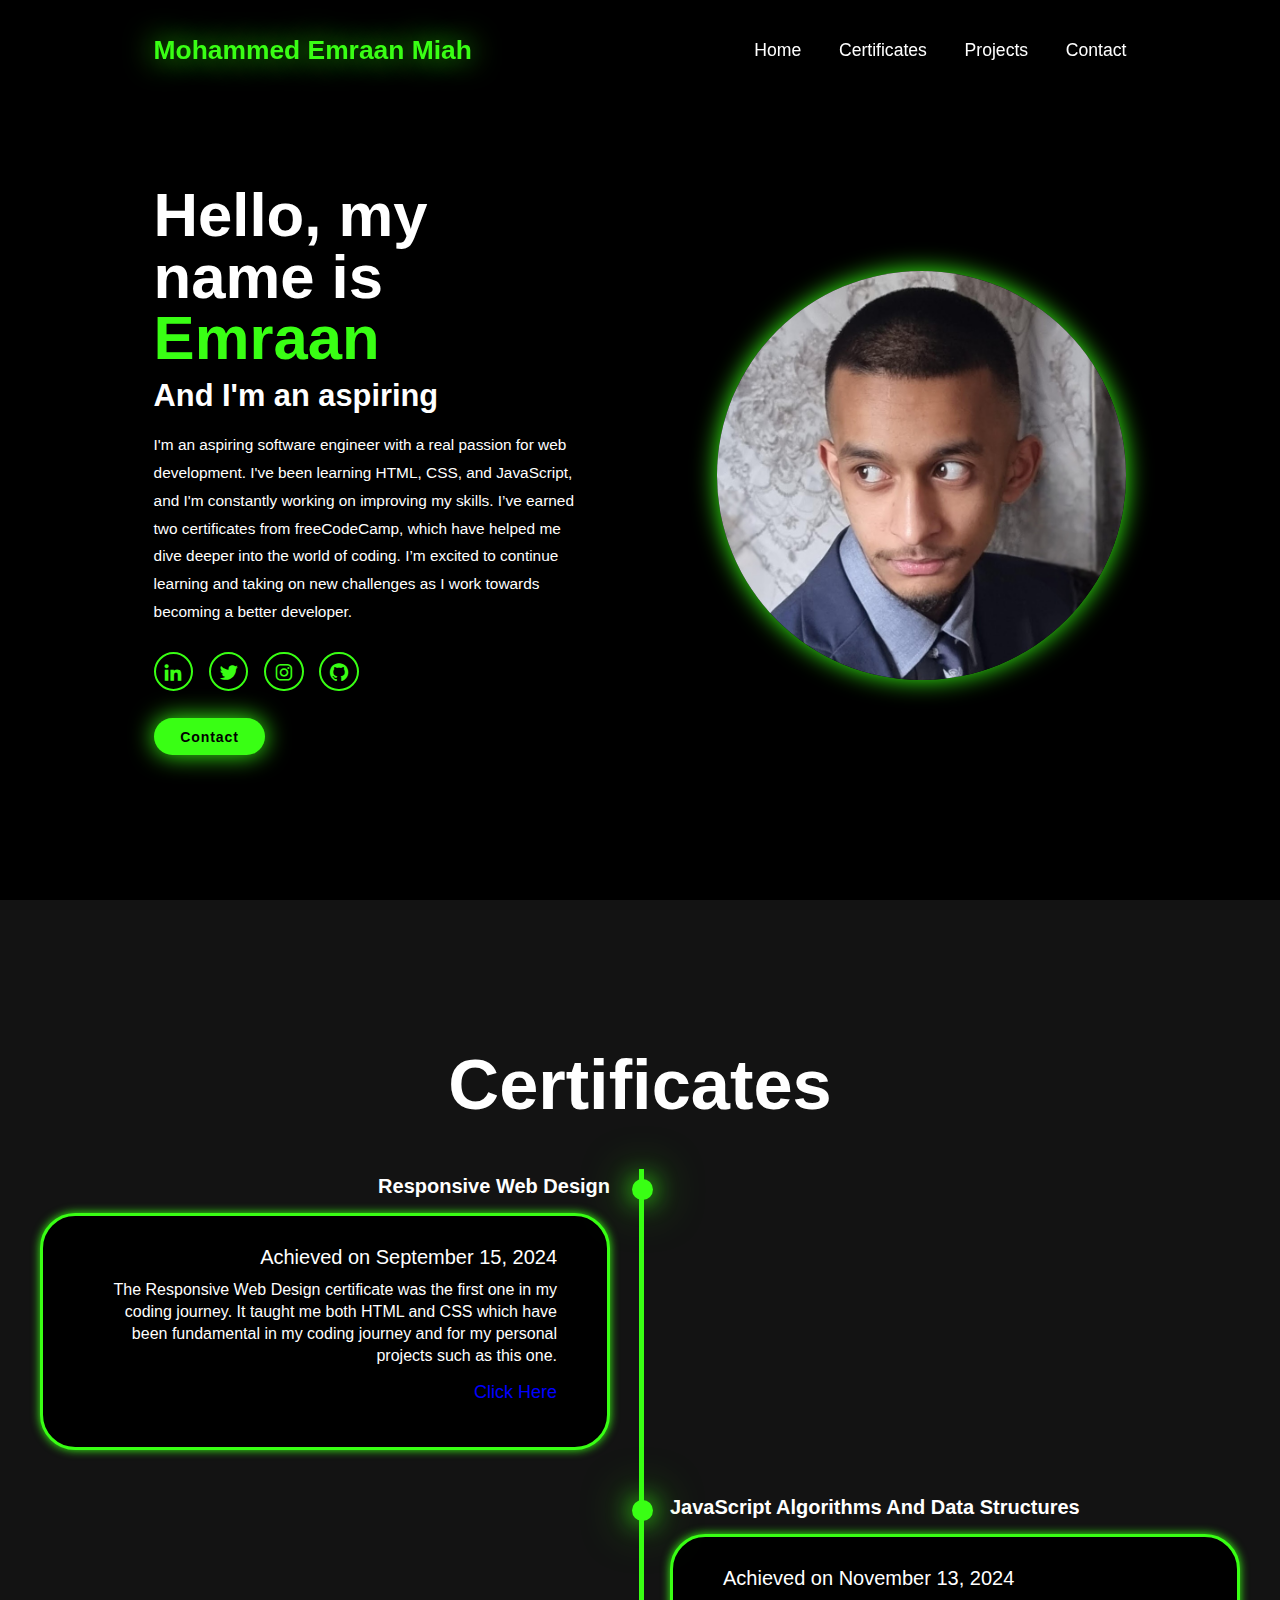
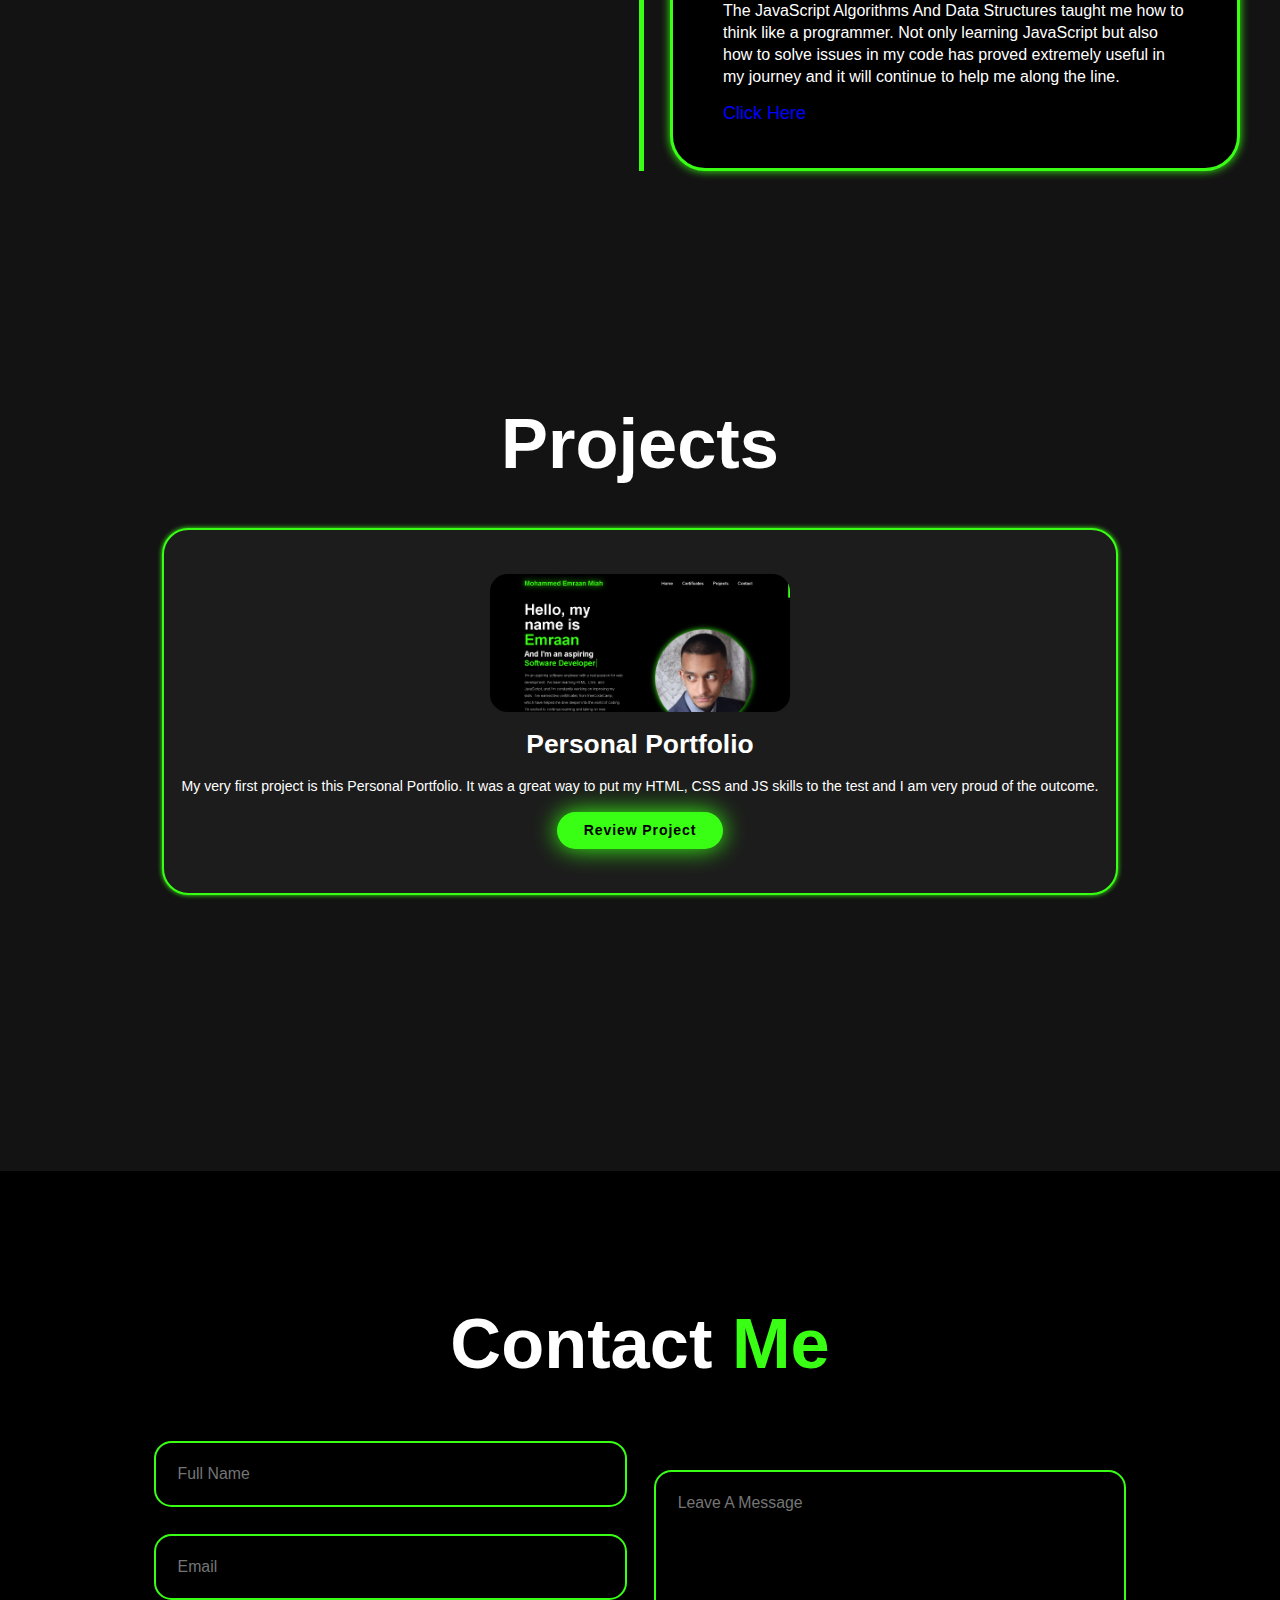
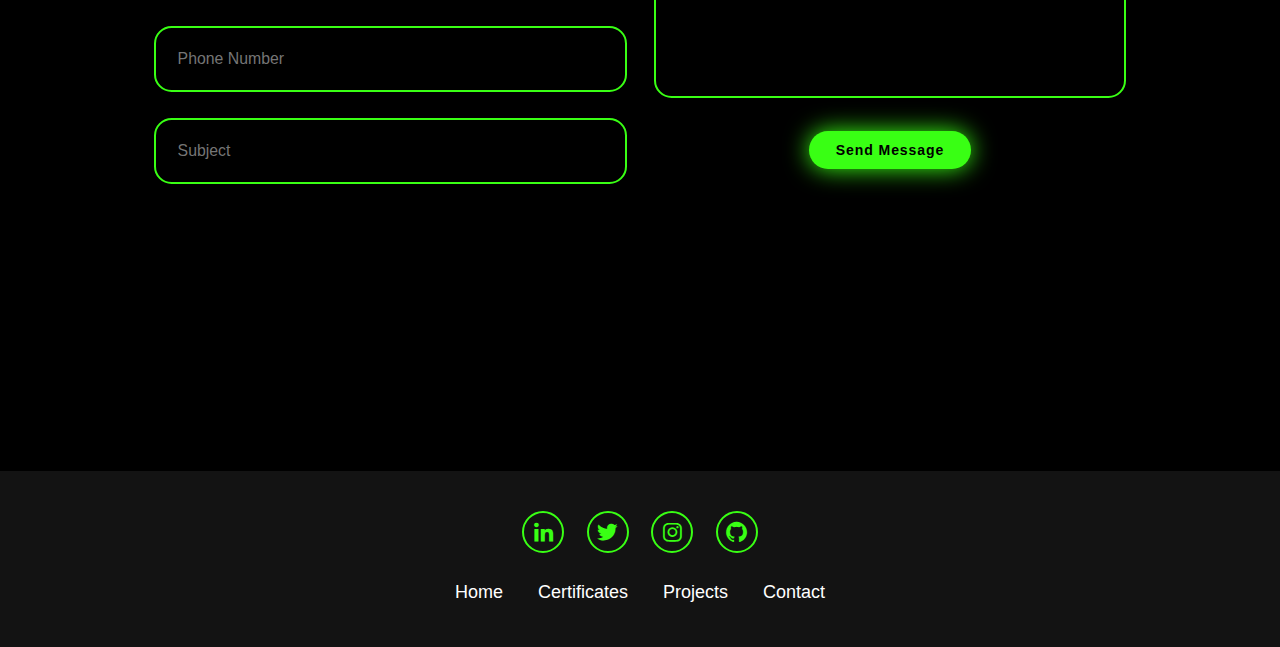
<file: index.html>
<!DOCTYPE html>
<html lang="en">
<head>
    <meta charset="UTF-8">
    <meta name="viewport" content="width=device-width, initial-scale=1.0">
    <title>Emraan Portfolio</title>
    <link rel="stylesheet" href="styles.css">
    <link href='https://unpkg.com/boxicons@2.1.4/css/boxicons.min.css' rel='stylesheet'>
</head>
<body>
    <header class="header">
        <a href="#home" class="logo"><span>Mohammed Emraan Miah</span></a>

        <i class="bx bx-menu" id="menu"></i>

        <nav class="navbar">
            <a href="#home" class="active">Home</a>
            <a href="#certificates">Certificates</a>
            <a href="#projects">Projects</a>
            <a href="#contact">Contact</a>
        </nav>
    </header>

    <section class="home" id="home">
        <div class="home-content">
            <h1>Hello, my name is <span>Emraan</span></h1>
            <h3 class="text-animation">And I'm an aspiring <br><span></span></h3>
            <p>I'm an aspiring software engineer with a real passion for web development. I've been learning HTML, CSS, and JavaScript, and I'm constantly working on improving my skills. I’ve earned two certificates from freeCodeCamp, which have helped me dive deeper into the world of coding. I’m excited to continue learning and taking on new challenges as I work towards becoming a better developer.</p>
            <div class="social-icons">
                <a href="https://www.linkedin.com/in/emraan-miah-a29474326/" target="_blank"><i class='bx bxl-linkedin'></i></a>
                <a href="https://x.com/EmraanMiah" target="_blank"><i class='bx bxl-twitter'></i></a>
                <a href="https://www.instagram.com/emraanmiah/" target="_blank"><i class='bx bxl-instagram'></i></a>
                <a href="https://github.com/EmraanMiah" target="_blank"><i class='bx bxl-github'></i></a>
            </div>
            <div class="btn-group">
                <a href="#contact" class="btn">Contact</a>
            </div>
        </div>
            <div class="home-image">
                <img src="Emraan1.jpg" alt="Emraan-Image">
            </div>
             

        
    </section>

    <section class="certificates" id="certificates">
        <h2 class="heading">Certificates</h2>
        <div class="certifications">
            <div class="certification">
                <div class="certification-dot"></div>
                    <div class="certification-type">Responsive Web Design</div>
                    <div class="certification-info">
                        <h3>Achieved on September 15, 2024</h3>
                        <p>The Responsive Web Design certificate was the first one in my coding journey. It taught me both HTML and CSS which have been fundamental in my coding journey and for my personal projects such as this one.<br>
                            <a href="https://www.freecodecamp.org/certification/SmeggranEggran/responsive-web-design" target="_blank" id="link">Click Here</a> 
                        </p>
                    </div>               
            </div>
            <div class="certification">
                <div class="certification-dot"></div>
                    <div class="certification-type">JavaScript Algorithms And Data Structures</div>
                    <div class="certification-info">
                        <h3>Achieved on November 13, 2024</h3>
                        <p>The JavaScript Algorithms And Data Structures taught me how to think like a programmer. Not only learning JavaScript but also how to solve issues in my code has proved extremely useful in my journey and it will continue to help me along the line.<br>
                            <a href="https://www.freecodecamp.org/certification/SmeggranEggran/javascript-algorithms-and-data-structures-v8" target="_blank" id="link">Click Here</a> 
                        </p>
                    </div>                
            </div>
            </div>
    </section>

    <section class="projects" id="projects">
        <h2 class="heading">Projects</h2>
        <div class="projects-box">
            <div class="project-card">
                <img src="Emraan Portfolio.png" alt="Portfolio Picture">
                <h3>Personal Portfolio</h3>
                <p>My very first project is this Personal Portfolio. It was a great way to put my HTML, CSS and JS skills to the test and I am very proud of the outcome.</p>
                <a href="https://github.com/EmraanMiah/Personal-Portfolio" target="_blank"><div class="btn">Review Project</div></a>
            </div>
    </section>


    <section class="contact" id="contact">
        <h2 class="heading">Contact <span>Me</span></h2>
        <form action="https://getform.io/f/ayvvqjpb" method="POST" enctype="multipart/form-data" target="_blank">
            <div class="input-group">
                <div class="input-box">
                    <input type="text" placeholder="Full Name" name="name" required>
                    <input type="email" placeholder="Email" name="email" required>
                </div>
                <div class="input-box">
                    <input type="tel" placeholder="Phone Number" name="number" required pattern="^\+?[1-9]\d{1,14}$">
                    <input type="text" placeholder="Subject" name="subject" required>
                </div>
            </div>

            <div class="input-group-2">
                <textarea cols="30" rows="10" placeholder="Leave A Message" name="textarea"></textarea>
                <input type="submit" value="Send Message" class="btn" name="submit">
            </div>
        </form>

    </section>

    <footer class="footer">
        <div class="social">
            <a href="https://www.linkedin.com/in/emraan-miah-a29474326/" target="_blank"><i class='bx bxl-linkedin'></i></a>
            <a href="https://x.com/EmraanMiah" target="_blank"><i class='bx bxl-twitter'></i></a>
            <a href="https://www.instagram.com/emraanmiah/" target="_blank"><i class='bx bxl-instagram'></i></a>
            <a href="https://github.com/EmraanMiah" target="_blank"><i class='bx bxl-github'></i></a> 
        </div>
        <ul class="list">
            <li><a href="#home">Home</a></li>
            <li><a href="#certificates">Certificates</a></li>
            <li><a href="#projects">Projects</a></li>
            <li><a href="#contact">Contact</a></li>
        </ul>
    </footer>



    <script src="script.js"></script>
</body>
</html>
</file>
<file: styles.css>
* {
margin: 0;
padding: 0;
box-sizing: border-box;
text-decoration: none;
border: none;
outline: none;
scroll-behavior: smooth;
font-family: Arial, Helvetica, sans-serif;
}

:root {
--bg-color: #000000;
--second-bg-color: #131313;
--text-color: white;
--main-color: #39ff14;
}

html {
    font-size: 60%;
    overflow-x: hidden;
}

body {
    background: var(--bg-color);
    color: var(--text-color);
}

.header{
    position: fixed;
    top: 0;
    left: 0;
    width: 100%;
    padding: 4rem 12% 4rem;
    background: black;
    backdrop-filter: blur(15px);
    display: flex;
    justify-content: space-between;
    align-items: center;
    z-index: 5;
}
.logo{
    font-size: 3rem;
    color: var(--text-color);
    font-weight: 780;
    cursor: pointer;
    transition: 0.3s ease;
}
.logo:hover{
    transform: scale(1.2);
}
.logo span{
    text-shadow: 0 0 30px var(--main-color);
}
.navbar a{
    font-size: 2rem;
    color: var(--text-color);
    margin-left: 4rem;
    font-weight: 500;
    transition: 0.3s ease;
    border-bottom: 3px solid transparent;
}
.navbar a:hover,
.navbar a:active{
    color: var(--main-color);
    border-bottom: 3px solid var(--main-color);
}
#menu{
    font-size: 3.6rem;
    color: var(--main-color);
    display: none;
}
section{
    min-height: 100vh;
    padding: 10rem 12% 10rem;
}
.home{
    display: flex;
    align-items: center;
    justify-content: center;
    gap: 15rem;
}
.home-content{
    display: flex;
    flex-direction: column;
    align-items: baseline;
    text-align: left;
    justify-content: center;
    margin-top: 3rem;
}
span{
    color: var(--main-color);
}
.logo span{
    color: var(--main-color);
}
.home-content h3{
    margin-bottom: 2rem;
    margin-top: 1rem;
    font-size: 3.5rem;
}
.home-content h1{
    font-size: 7rem;
    font-weight: 700;
    margin-top: 1.5rem;
    line-height: 1;
}
.home-image{
    border-radius: 50%;
}
.home-image img{
    position: relative;
    top: 3rem;
    width: 32vw;
    border-radius: 50%;
    box-shadow: 0 0 25px var(--main-color);
    cursor: pointer;
    transform: 0.4s ease-in-out;
}
.home-image img:hover{
    box-shadow: 0 0 25px var(--main-color),
                0 0 50px var(--main-color),
                0 0 100px var(--main-color);
}
.home-content p{
    font-size: 1.75rem;
    font-weight: 500;
    line-height: 1.8;
    max-width: 1000px;
}
.social-icons a{
    display: inline-flex;
    justify-content: center;
    align-items: center;
    width: 4.5rem;
    height: 4.5rem;
    background: transparent;
    border: 2px solid var(--main-color);
    font-size: 2.5rem;
    border-radius: 50%;
    color: var(--main-color);
    margin: 3rem 1.5rem 3rem 0;
    transition: 0.3s ease-in-out;
}
.social-icons a:hover{
    color: var(--text-color);
    transform: scale(1.3)translateY(-5px);
    box-shadow: 0 0 25px var(--main-color);
    background-color: var(--main-color);
}
.btn{
    display: inline-block;
    padding: 1rem 2.8rem;
    background: var(--main-color);
    box-shadow: 0 0 25px var(--main-color);
    border-radius: 4rem;
    font-size: 1.6rem;
    color: black;
    border: 2px solid transparent;
    letter-spacing: 0.1rem;
    font-weight: 600;
    transition: 0.3s ease-in-out;
    cursor: pointer;
}
.btn:hover{
    transform: scale(1.05);
    box-shadow: 0 0 50px var(--main-color);
}
.btn-group{
    display: flex;
    align-items: center;
    gap: 1.5rem;
}
.btn-group a:nth-of-type(2){
    background-color: black;
    color: var(--main-color);
    border: 2px solid var(--main-color);
    box-shadow: 0 0 25px transparent;
}
.btn-group a:nth-of-type(2):hover{
    box-shadow: 0 0 25px var(--main-color);
    background-color: var(--main-color);
    color: black;
}
.text-animation{
    font-size: 34px;
    font-weight: 600;
    min-width: 280px;
    }
    .text-animation span{
    position: relative;
    }
    .text-animation span::before{
    content: "";
    color: var(--main-color);
    animation: words 20s infinite;
    }
    .text-animation span::after{
    content: "";
    background-color: var(--bg-color);
    position: absolute;
    width: calc(100% + 8px);
    height: 100%;
    border-left: 3px solid var(--bg-color);
    right: -8px;
    animation: cursor 0.6s infinite, typing 20s infinite;
    }
    @keyframes cursor{
    to{
    border-left: 2px solid var(--main-color);
    }
    }
    @keyframes words{
    0%,
    20%{
    content: "Software Engineer";
    }
    21%,
    40%{
    content: "Web Designer";
    }
    41%,
    60%{
    content: "Software Developer";
    }
    61%,
    80%{
    content: "Web Developer";
    }
    81%,
    100%{
    content: "Front End Developer"
    }
    }
    @keyframes typing{
    10%,
    15%,
    30%,
    35%,
    50%,
    55%,
    70%,
    75%,
    90%,
    95%{
    width: 0;
    }
    5%,
    20%,
    25%,
    40%,
    45%,
    60%,
    65%,
    80%,
    85%{
    width: calc(100% + 8px);
    }
    }
    .heading{
        font-size: 8rem;
        text-align: center;
        margin: 5rem 0;
    }
    .certificates{
        padding: 100px 15px;
        background: var(--second-bg-color);
    }
    .certificates h2{
        margin-bottom: 5rem;
    }
    .certifications{
        max-width: 1200px;
        margin: auto;
        display: flex;
        flex-wrap: wrap;
        position: relative;
    }
    .certifications::before{
        content: "";
        position: absolute;
        width: 5px;
        height: 100%;
        background-color: var(--main-color);
        left: calc(50% - 1px);
    }
    .certification{
        margin-bottom: 40px;
        width: 100%;
        position: relative;
    }
    .certification:last-child{
        margin-bottom: 0;
    }
    .certification:nth-child(odd){
        padding-right: calc(50% + 30px); 
        text-align: right;
    }
    .certification:nth-child(even){
        padding-left: calc(50% + 30px);
    }
    .certification-dot{
        height: 21px;
        width: 21px;
        background-color: var(--main-color);
        box-shadow: 0 0 25px var(--main-color),
                    0 0 50px var(--main-color);
        position: absolute;
        left: calc(50% - 8px);
        border-radius: 50%;
        top: 10px;
    }
    .certification-type{
        font-size: 20px;
        font-weight: 800;
        color: white;
        margin: 6px 0 15px;
    }
    .certification-info{
        background-color: var(--bg-color);
        border: 3px solid var(--main-color);
        padding: 30px 50px;
        border-radius: 4rem;
        box-shadow: 0 0 10px var(--main-color);
        cursor: pointer;
        transition: 0.3s ease-in-out;
    }
    .certification-info:hover{
        transform: scale(1.05);
        box-shadow: 0 0 25px var(--main-color);
    }
    .certification-info h3{
        font-size: 20px;
        color: white;
        margin: 0 0 10px;
        font-weight: 500;
    }
    .certification-info p{
        color: white;
        font-size: 16px;
        font-weight: 300;
        line-height: 22px;
    }
    #link{
        color: rgb(0, 0, 255);
        text-decoration: none;
        line-height: 50px;
        font-size: 18px;
        text-align: center;
    }
    #link:hover{
        color: red;
        text-decoration: underline;
    }
    ::-webkit-scrollbar{
        width: 15px;
    }
    ::-webkit-scrollbar-thumb{
        background-color: var(--main-color);
    }
    ::-webkit-scrollbar-track{
        background-color: var(--bg-color);
        width: 50px;
    }
    .projects{
        background-color: var(--second-bg-color);
    }
    .projects-box{
        display: grid;
        grid-template-columns: repeat(auto-fit, minmax(350px, 1fr));
        place-items: center;
        gap: 3rem;
        row-gap: 5rem;
    }
    .project-card{
        display: flex;
        flex-direction: column;
        align-items: center;
        justify-content: center;
        text-align: center;
        background-color: #1C1C1C;
        border: 2px solid var(--main-color);
        border-radius: 3rem;
        gap: 2rem;
        padding: 5rem 2rem;
        overflow: hidden;
        cursor: pointer;
        box-shadow: 0 0 5px var(--main-color);
        transition: 0.3s ease;
    }
    .project-card:hover{
        box-shadow: 0 0 25px var(--main-color),
                    0 0 50px var(--main-color);
        transform: scale(1.02);
    }
    .project-card img{
        max-width: 300px;
        border-radius: 2em;
        object-fit: cover;
    }
    .project-card h3{
        font-size: 3rem;
    }
    .project-card p{
        font-size: 1.6rem;
    }
    .contact{
        background-color: var(--bg-color);
    }
    .contact h2{
        margin-bottom: 3rem;
        color: white;
    }
    .contact form{
        display: flex;
        align-items: center;
        justify-content: center;
        gap: 3rem;
        margin: 5rem auto;
        text-align: center;
    }
    .contact form .input-box{
        display: flex;
        justify-content: center;
        flex-wrap: wrap;
    }
    .contact form .input-box input, .contact form textarea{
        width: 100%;
        padding: 2.5rem;
        font-size: 1.8rem;
        color: var(--text-color);
        background-color: var(--bg-color);
        border-radius: 2rem;
        border: 2px solid var(--main-color);
        margin: 1.5rem 0;
        resize: none;
    }
    .contact form .btn{
        margin-top: 2rem;
    }
    .footer{
        position: relative;
        bottom: 0;
        width: 100%;
        padding: 40px 0;
        background-color: var(--second-bg-color);
    }
    .footer .social{
        text-align: center;
        padding-bottom: 25px;
        color: var(--main-color);
    }
    .footer .social a{
        font-size: 25px;
        color: var(--main-color);
        border: 2px solid var(--main-color);
        width: 42px;
        height: 42px;
        line-height: 42px;
        display: inline-block;
        text-align: center;
        border-radius: 50%;
        margin: 0 10px;
        transition: 0.3s ease-in-out;
    }
    .footer .social a:hover{
        transform: scale(1.2)translateY(-10px);
        background-color: var(--main-color);
        color: black;
        box-shadow: 0 0 25px var(--main-color);
    }
    .footer ul{
        margin-top: 0;
        padding: 0;
        font-size: 18px;
        line-height: 1.6;
        margin-bottom: 0;
        text-align: center;
    }
    .footer ul li a{
        color: white;
        border-bottom: 3px solid transparent;
        transition: 0.3s ease-in-out;
    }
    .footer ul li a:hover{
        border-bottom: 3px solid var(--main-color);
    }
    .footer ul li{
        display: inline-block;
        padding: 0 15px;
    }
    @media(max-width:1285px){
        html{
            font-size: 55%;
        }
    }
    @media(max-width:991px){
        header{
            padding: 2rem 3%;
        }
        section{
            padding: 10rem 3% 2rem;
        }
        .certifications::before{
            left: 7px;
        }
        .certification:nth-child(odd){
            padding-right: 0;
            text-align: left; 
        }
        .certification:nth-child(odd), .certification:nth-child(even){
            padding-left: 37px;
        }
        .certification-dot{
            left: 0;
        }
        .contact form{
            flex-direction: column;
        }
        .footer{
            padding: 2rem 3%;
        }
    }
    @media(max-width:895px){
        #menu{
            display: block;
        }
        .navbar{
            position: absolute;
            top: 100%;
            right: 0;
            width: 50%;
            padding: 1rem 3%;
            background: rgba(0, 0, 0, 0.8);
            backdrop-filter: blur(20px);
            border-bottom-left-radius: 2rem;
            border-left: 2px solid var(--main-color);
            border-bottom: 2px solid var(--main-color);
            display: none;
        }
        .navbar.active{
            display: block;
        }
        .navbar a{
            display: block;
            font-size: 2rem;
            margin: 3rem 0;
            color: white;
        }
        .home{
            flex-direction: column-reverse;
            margin: 5rem 4rem;
        }
        .home-content h3{
            font-size: 2.6rem;
        }
        .home-content h1{
            font-size: 8rem;
            margin-top: 3rem;
        }
        .home-content p{
            max-width: 600px;
            margin: 0 auto;
        }
        .home-image img{
            width: 56vw;
        }
    }
    @media (max-width: 768px) {
        .certifications {
            flex-direction: column;
            align-items: flex-start;
        }
    
        .certification {
            width: 100%; 
            text-align: center; 
            padding-left: 0;
            padding-right: 0;
        }
    
        .certification-dot {
            left: 0; 
        }
    
        .certification-info {
            padding: 20px; 
        }
    }
</file>
